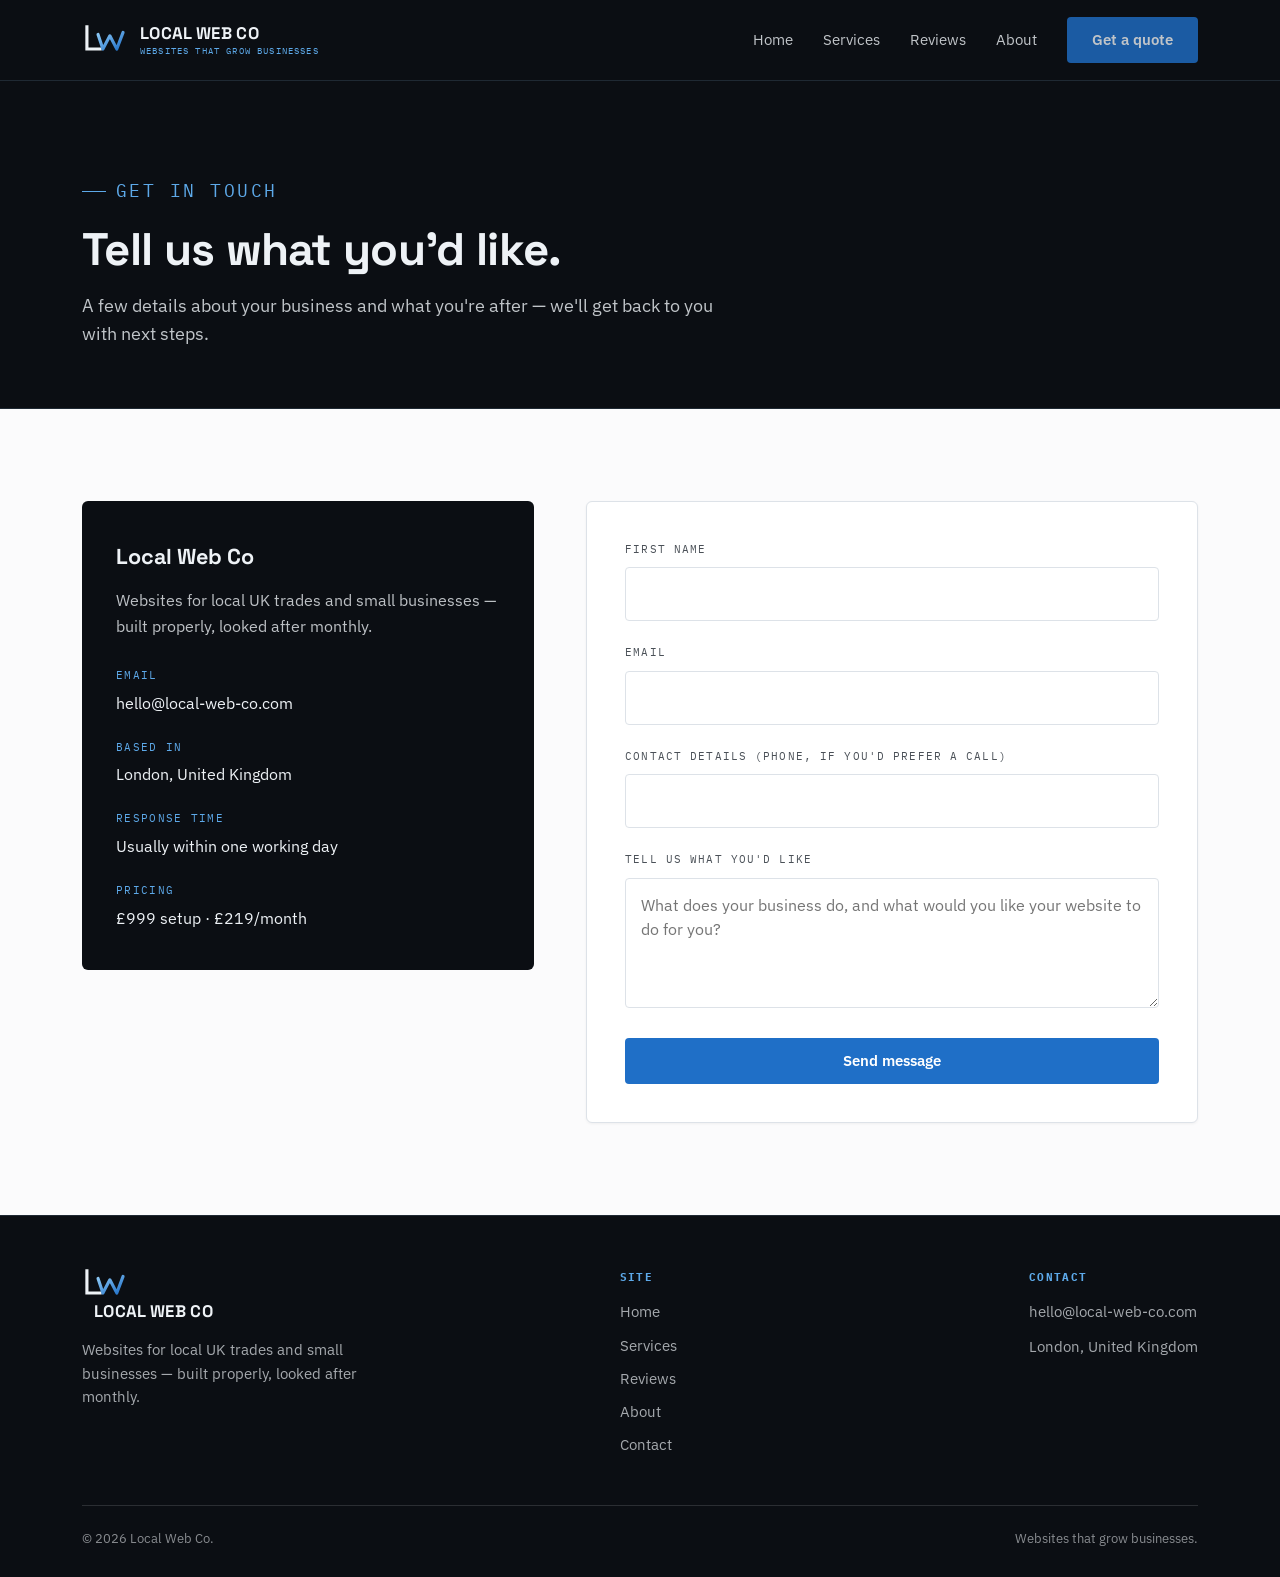
<file: contact.html>
<!DOCTYPE html>
<html lang="en-GB">
<head>
<meta charset="UTF-8">
<meta name="viewport" content="width=device-width, initial-scale=1.0">
<title>Contact - Local Web Co</title>
<meta name="description" content="Tell us about your business and what you'd like your website to do. We'll get back to you with next steps, usually within one working day.">
<link rel="canonical" href="https://local-web-co-site.red-truth-5176.workers.dev/contact.html">
<link rel="stylesheet" href="styles.css">
</head>
<body>

<header class="site-header">
  <div class="wrap">
    <a href="index.html" class="logo" aria-label="Local Web Co home">
      <svg class="logo-mark" viewBox="0 0 132 92" xmlns="http://www.w3.org/2000/svg" aria-hidden="true"><defs><linearGradient id="lwg" x1="0" y1="0" x2="1" y2="1"><stop offset="0%" stop-color="#8FCBF7"/><stop offset="100%" stop-color="#1F6FC7"/></linearGradient></defs><path d="M14 8 L14 72 L52 72" fill="none" stroke="#EEF2F6" stroke-width="9" stroke-linecap="square"/><path d="M46 30 L60 72 L80 34 L100 72 L118 24" fill="none" stroke="url(#lwg)" stroke-width="9" stroke-linecap="round" stroke-linejoin="round"/></svg>
      <span class="logo-text">LOCAL WEB CO<small>WEBSITES THAT GROW BUSINESSES</small></span>
    </a>
    <nav class="main-nav" id="main-nav">
      <a href="index.html">Home</a>
      <a href="services.html">Services</a>
      <a href="reviews.html">Reviews</a>
      <a href="about.html">About</a>
      <a href="contact.html" class="btn btn-primary">Get a quote</a>
    </nav>
    <button class="nav-toggle" aria-label="Toggle menu" aria-expanded="false">&#9776;</button>
  </div>
</header>

<section class="page-hero">
  <div class="wrap">
    <p class="eyebrow on-dark">Get in touch</p>
    <h1>Tell us what you'd like.</h1>
    <p>A few details about your business and what you're after &mdash; we'll get back to you with next steps.</p>
  </div>
</section>

<section>
  <div class="wrap">
    <div class="contact-layout">
      <div class="contact-info-card">
        <h3>Local Web Co</h3>
        <p>Websites for local UK trades and small businesses &mdash; built properly, looked after monthly.</p>
        <div class="contact-detail"><span class="k">Email</span><span class="v"><a href="mailto:hello@local-web-co.com">hello@local-web-co.com</a></span></div>
        <div class="contact-detail"><span class="k">Based in</span><span class="v">London, United Kingdom</span></div>
        <div class="contact-detail"><span class="k">Response time</span><span class="v">Usually within one working day</span></div>
        <div class="contact-detail" style="margin-bottom:0;"><span class="k">Pricing</span><span class="v">&pound;999 setup &middot; &pound;219/month</span></div>
      </div>
      <div class="form-card">
        <form id="contact-form" novalidate>
          <div class="field">
            <label for="firstName">First name</label>
            <input type="text" id="firstName" name="firstName" required autocomplete="given-name">
          </div>
          <div class="field">
            <label for="email">Email</label>
            <input type="email" id="email" name="email" required autocomplete="email">
          </div>
          <div class="field">
            <label for="contactDetails">Contact details (phone, if you'd prefer a call)</label>
            <input type="tel" id="contactDetails" name="contactDetails" autocomplete="tel">
          </div>
          <div class="field">
            <label for="message">Tell us what you'd like</label>
            <textarea id="message" name="message" required placeholder="What does your business do, and what would you like your website to do for you?"></textarea>
          </div>
          <button type="submit" class="btn btn-primary" style="width:100%;">Send message</button>
          <p id="form-status" class="form-status" role="status" aria-live="polite"></p>
        </form>
      </div>
    </div>
  </div>
</section>

<footer class="site-footer">
  <div class="wrap">
    <div class="footer-grid">
      <div class="footer-col">
        <a href="index.html" class="logo"><svg class="logo-mark" viewBox="0 0 132 92" xmlns="http://www.w3.org/2000/svg" aria-hidden="true"><defs><linearGradient id="lwgf" x1="0" y1="0" x2="1" y2="1"><stop offset="0%" stop-color="#8FCBF7"/><stop offset="100%" stop-color="#1F6FC7"/></linearGradient></defs><path d="M14 8 L14 72 L52 72" fill="none" stroke="#EEF2F6" stroke-width="9" stroke-linecap="square"/><path d="M46 30 L60 72 L80 34 L100 72 L118 24" fill="none" stroke="url(#lwgf)" stroke-width="9" stroke-linecap="round" stroke-linejoin="round"/></svg><span class="logo-text">LOCAL WEB CO</span></a>
        <p>Websites for local UK trades and small businesses &mdash; built properly, looked after monthly.</p>
      </div>
      <div class="footer-col">
        <h5>Site</h5>
        <a href="index.html">Home</a><a href="services.html">Services</a><a href="reviews.html">Reviews</a><a href="about.html">About</a><a href="contact.html">Contact</a>
      </div>
      <div class="footer-col">
        <h5>Contact</h5>
        <a href="mailto:hello@local-web-co.com">hello@local-web-co.com</a>
        <p style="margin-top:10px;">London, United Kingdom</p>
      </div>
    </div>
    <div class="footer-bottom">
      <span>&copy; 2026 Local Web Co.</span>
      <span>Websites that grow businesses.</span>
    </div>
  </div>
</footer>

<script src="script.js"></script>
</body>
</html>
</file>
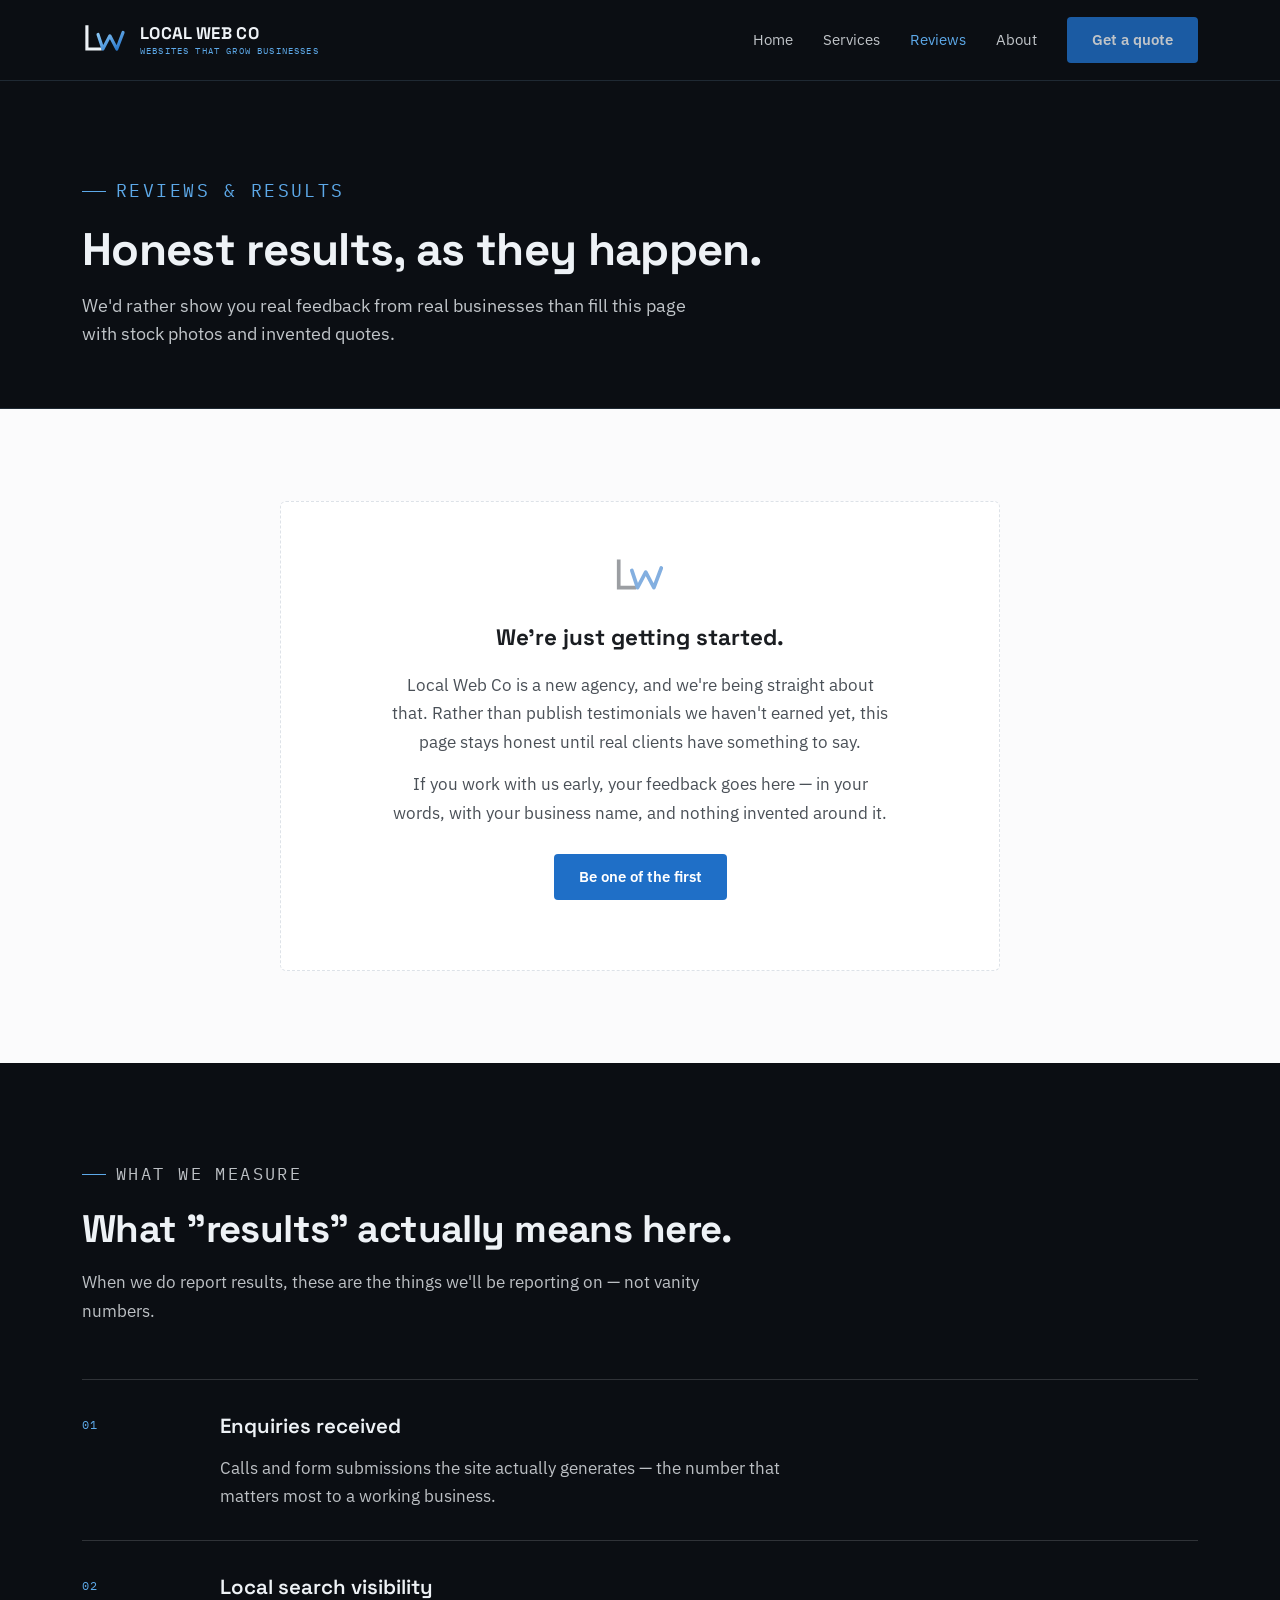
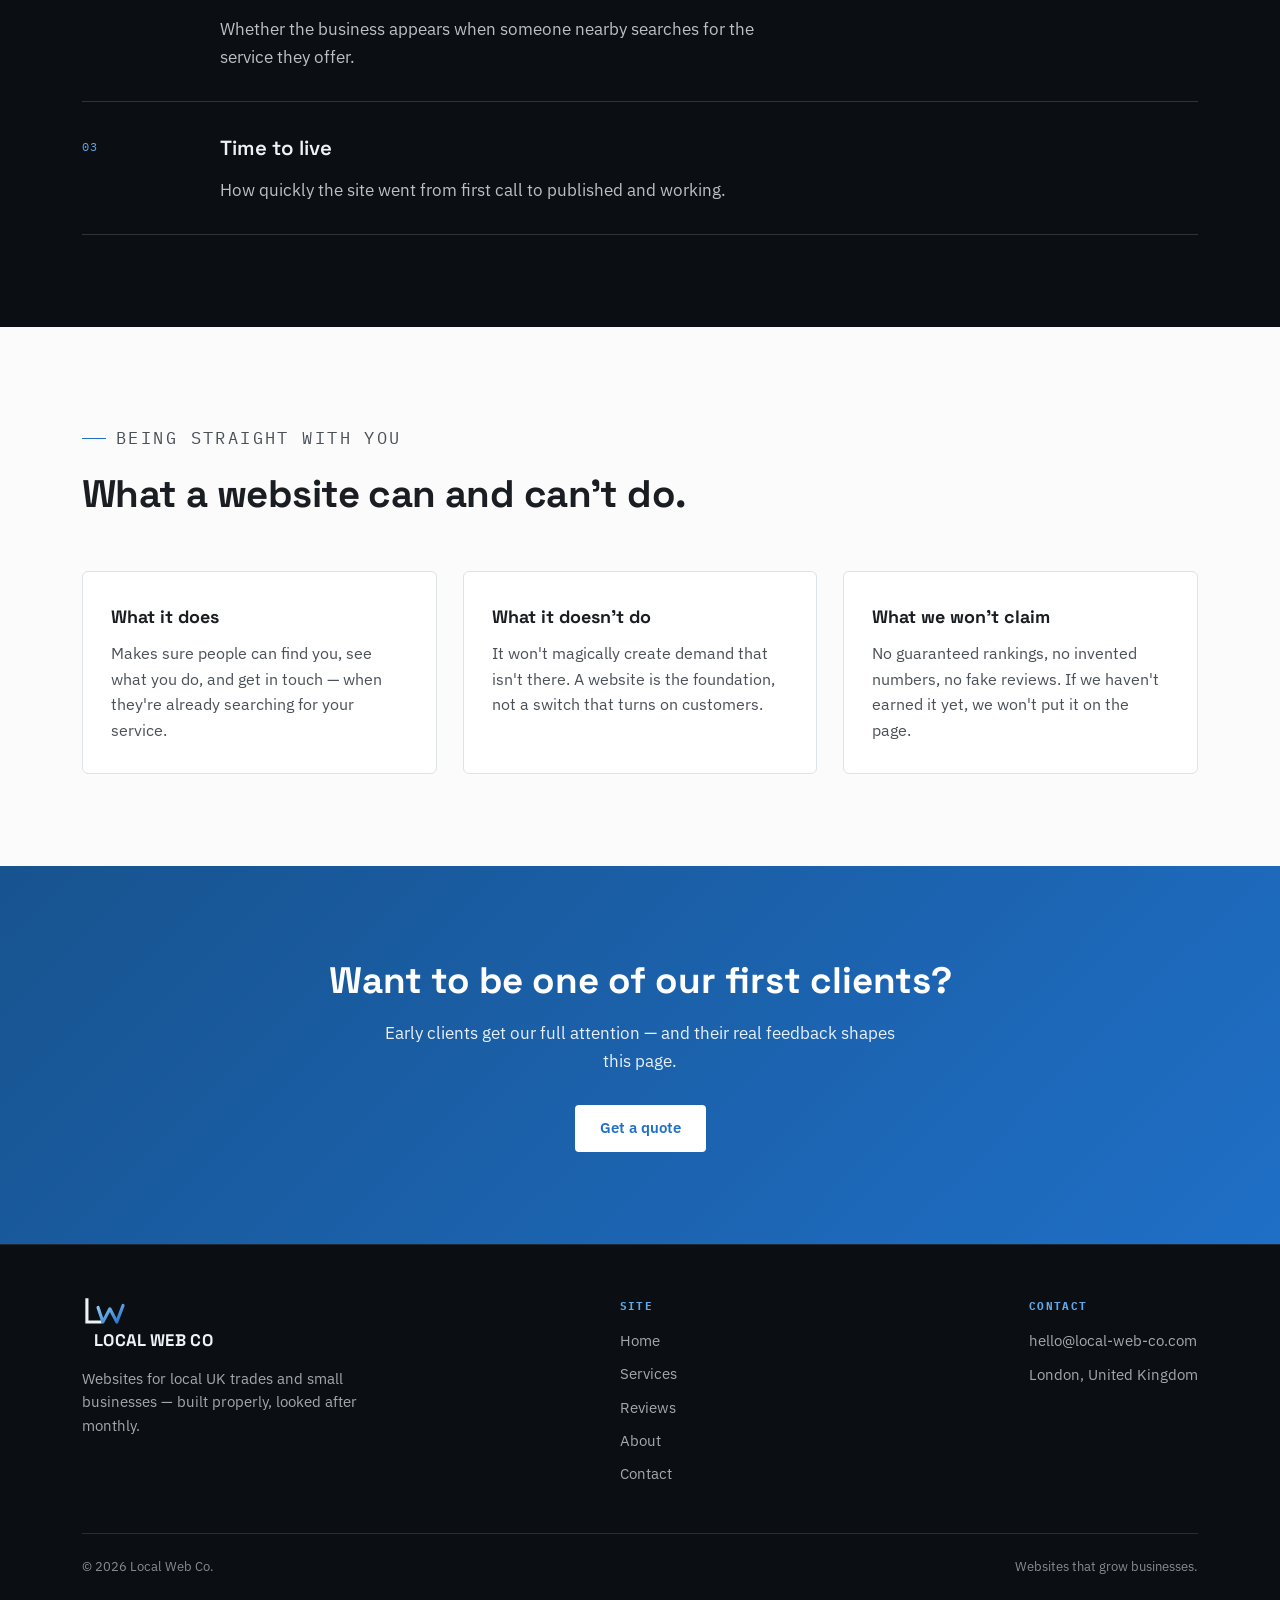
<file: reviews.html>
<!DOCTYPE html>
<html lang="en-GB">
<head>
<meta charset="UTF-8">
<meta name="viewport" content="width=device-width, initial-scale=1.0">
<title>Reviews &amp; Results - Local Web Co</title>
<meta name="description" content="Honest reviews and results from Local Web Co. We publish real client feedback only - no stock photos, no invented testimonials.">
<link rel="canonical" href="https://local-web-co-site.red-truth-5176.workers.dev/reviews.html">
<link rel="stylesheet" href="styles.css">
</head>
<body>

<header class="site-header">
  <div class="wrap">
    <a href="index.html" class="logo" aria-label="Local Web Co home">
      <svg class="logo-mark" viewBox="0 0 132 92" xmlns="http://www.w3.org/2000/svg" aria-hidden="true"><defs><linearGradient id="lwg" x1="0" y1="0" x2="1" y2="1"><stop offset="0%" stop-color="#8FCBF7"/><stop offset="100%" stop-color="#1F6FC7"/></linearGradient></defs><path d="M14 8 L14 72 L52 72" fill="none" stroke="#EEF2F6" stroke-width="9" stroke-linecap="square"/><path d="M46 30 L60 72 L80 34 L100 72 L118 24" fill="none" stroke="url(#lwg)" stroke-width="9" stroke-linecap="round" stroke-linejoin="round"/></svg>
      <span class="logo-text">LOCAL WEB CO<small>WEBSITES THAT GROW BUSINESSES</small></span>
    </a>
    <nav class="main-nav" id="main-nav">
      <a href="index.html">Home</a>
      <a href="services.html">Services</a>
      <a href="reviews.html" aria-current="page">Reviews</a>
      <a href="about.html">About</a>
      <a href="contact.html" class="btn btn-primary">Get a quote</a>
    </nav>
    <button class="nav-toggle" aria-label="Toggle menu" aria-expanded="false">&#9776;</button>
  </div>
</header>

<section class="page-hero">
  <div class="wrap">
    <p class="eyebrow on-dark">Reviews &amp; results</p>
    <h1>Honest results, as they happen.</h1>
    <p>We'd rather show you real feedback from real businesses than fill this page with stock photos and invented quotes.</p>
  </div>
</section>

<section>
  <div class="wrap">
    <div class="reviews-empty">
      <svg class="mark" viewBox="0 0 132 92" xmlns="http://www.w3.org/2000/svg" aria-hidden="true"><path d="M14 8 L14 72 L52 72" fill="none" stroke="#4A5057" stroke-width="9" stroke-linecap="square"/><path d="M46 30 L60 72 L80 34 L100 72 L118 24" fill="none" stroke="#1F6FC7" stroke-width="9" stroke-linecap="round" stroke-linejoin="round"/></svg>
      <h3>We're just getting started.</h3>
      <p>Local Web Co is a new agency, and we're being straight about that. Rather than publish testimonials we haven't earned yet, this page stays honest until real clients have something to say.</p>
      <p>If you work with us early, your feedback goes here &mdash; in your words, with your business name, and nothing invented around it.</p>
      <p style="margin-top:26px;"><a href="contact.html" class="btn btn-primary">Be one of the first</a></p>
    </div>
  </div>
</section>

<section class="section-alt">
  <div class="wrap">
    <div class="section-head">
      <p class="eyebrow on-dark">What we measure</p>
      <h2>What "results" actually means here.</h2>
      <p>When we do report results, these are the things we'll be reporting on &mdash; not vanity numbers.</p>
    </div>
    <div class="process-list">
      <div class="process-item"><span class="rev">01</span><div><h3>Enquiries received</h3><p>Calls and form submissions the site actually generates &mdash; the number that matters most to a working business.</p></div></div>
      <div class="process-item"><span class="rev">02</span><div><h3>Local search visibility</h3><p>Whether the business appears when someone nearby searches for the service they offer.</p></div></div>
      <div class="process-item"><span class="rev">03</span><div><h3>Time to live</h3><p>How quickly the site went from first call to published and working.</p></div></div>
    </div>
  </div>
</section>

<section>
  <div class="wrap">
    <div class="section-head">
      <p class="eyebrow">Being straight with you</p>
      <h2>What a website can and can't do.</h2>
    </div>
    <div class="results-grid">
      <div class="result-card"><h4>What it does</h4><p>Makes sure people can find you, see what you do, and get in touch &mdash; when they're already searching for your service.</p></div>
      <div class="result-card"><h4>What it doesn't do</h4><p>It won't magically create demand that isn't there. A website is the foundation, not a switch that turns on customers.</p></div>
      <div class="result-card"><h4>What we won't claim</h4><p>No guaranteed rankings, no invented numbers, no fake reviews. If we haven't earned it yet, we won't put it on the page.</p></div>
    </div>
  </div>
</section>

<section class="cta-band">
  <div class="wrap">
    <h2>Want to be one of our first clients?</h2>
    <p>Early clients get our full attention &mdash; and their real feedback shapes this page.</p>
    <a href="contact.html" class="btn btn-primary">Get a quote</a>
  </div>
</section>

<footer class="site-footer">
  <div class="wrap">
    <div class="footer-grid">
      <div class="footer-col">
        <a href="index.html" class="logo"><svg class="logo-mark" viewBox="0 0 132 92" xmlns="http://www.w3.org/2000/svg" aria-hidden="true"><defs><linearGradient id="lwgf" x1="0" y1="0" x2="1" y2="1"><stop offset="0%" stop-color="#8FCBF7"/><stop offset="100%" stop-color="#1F6FC7"/></linearGradient></defs><path d="M14 8 L14 72 L52 72" fill="none" stroke="#EEF2F6" stroke-width="9" stroke-linecap="square"/><path d="M46 30 L60 72 L80 34 L100 72 L118 24" fill="none" stroke="url(#lwgf)" stroke-width="9" stroke-linecap="round" stroke-linejoin="round"/></svg><span class="logo-text">LOCAL WEB CO</span></a>
        <p>Websites for local UK trades and small businesses &mdash; built properly, looked after monthly.</p>
      </div>
      <div class="footer-col">
        <h5>Site</h5>
        <a href="index.html">Home</a><a href="services.html">Services</a><a href="reviews.html">Reviews</a><a href="about.html">About</a><a href="contact.html">Contact</a>
      </div>
      <div class="footer-col">
        <h5>Contact</h5>
        <a href="mailto:hello@local-web-co.com">hello@local-web-co.com</a>
        <p style="margin-top:10px;">London, United Kingdom</p>
      </div>
    </div>
    <div class="footer-bottom">
      <span>&copy; 2026 Local Web Co.</span>
      <span>Websites that grow businesses.</span>
    </div>
  </div>
</footer>

<script src="script.js"></script>
</body>
</html>
</file>
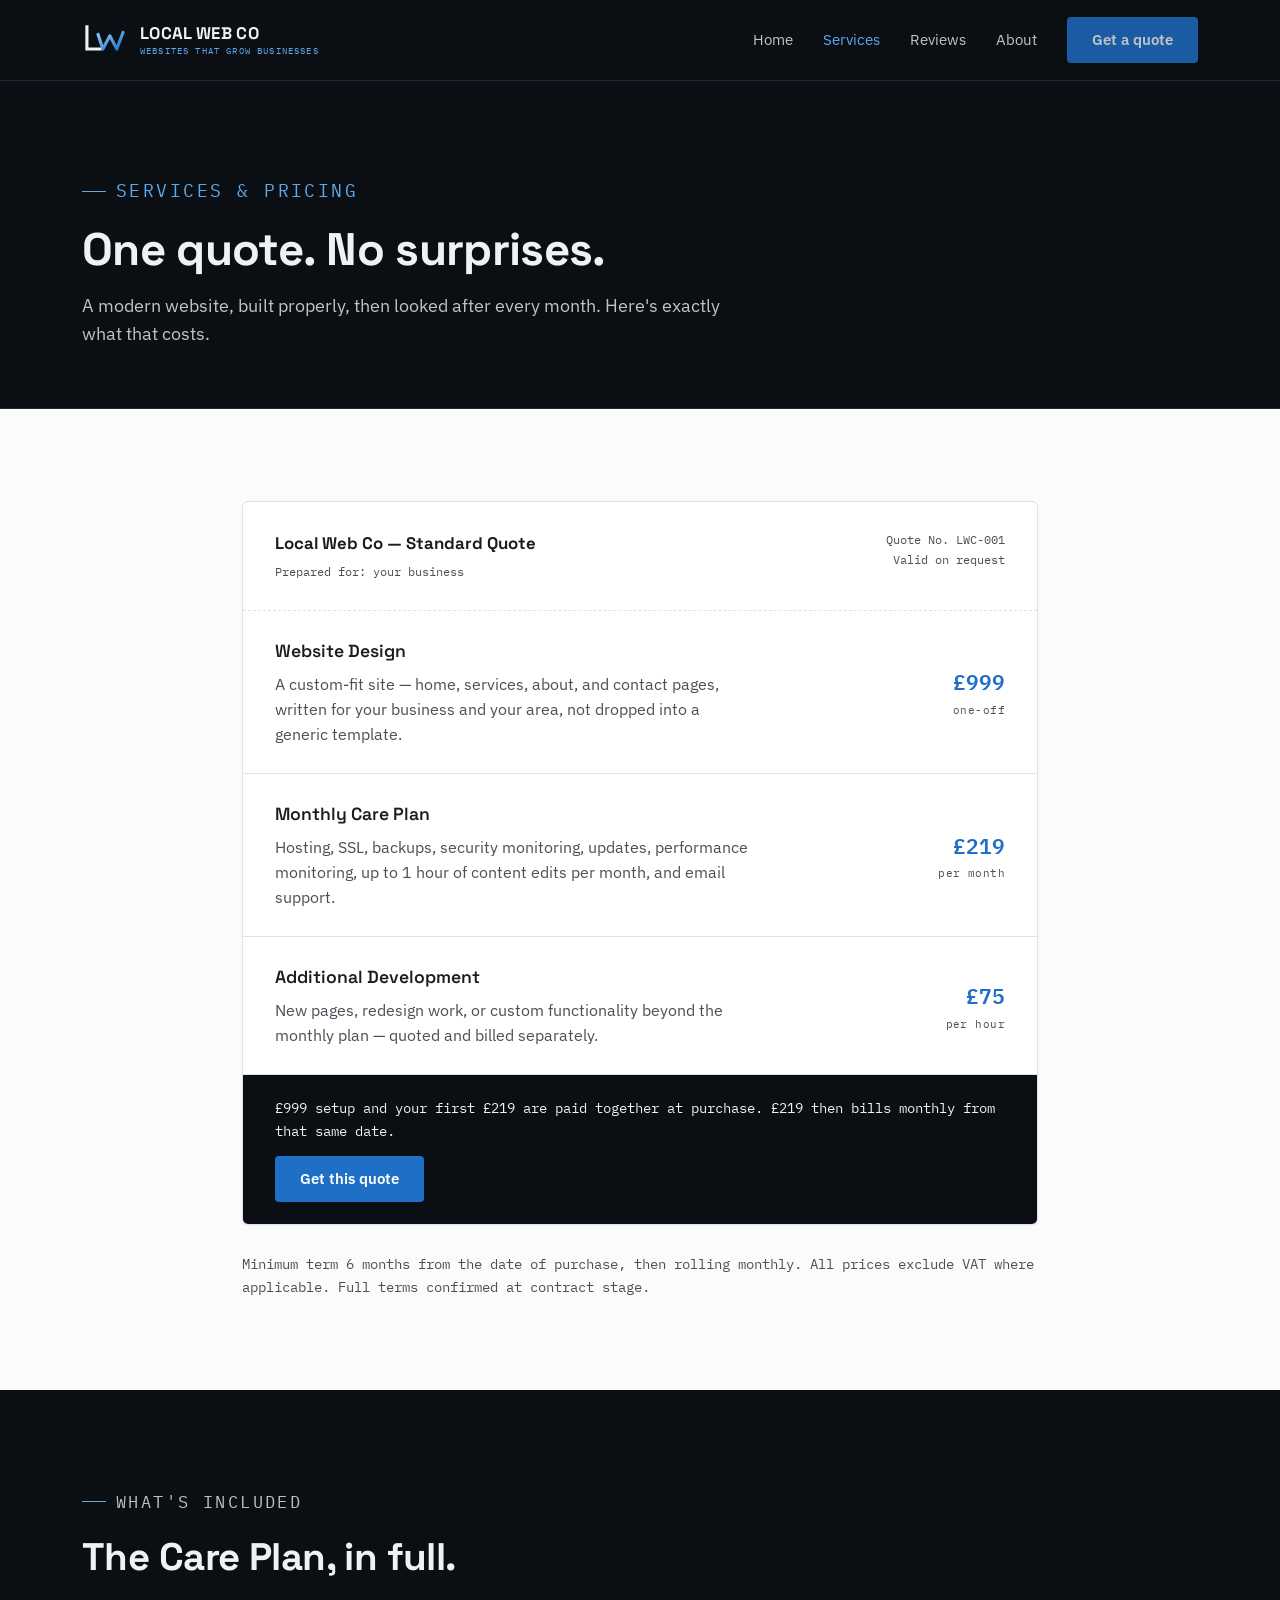
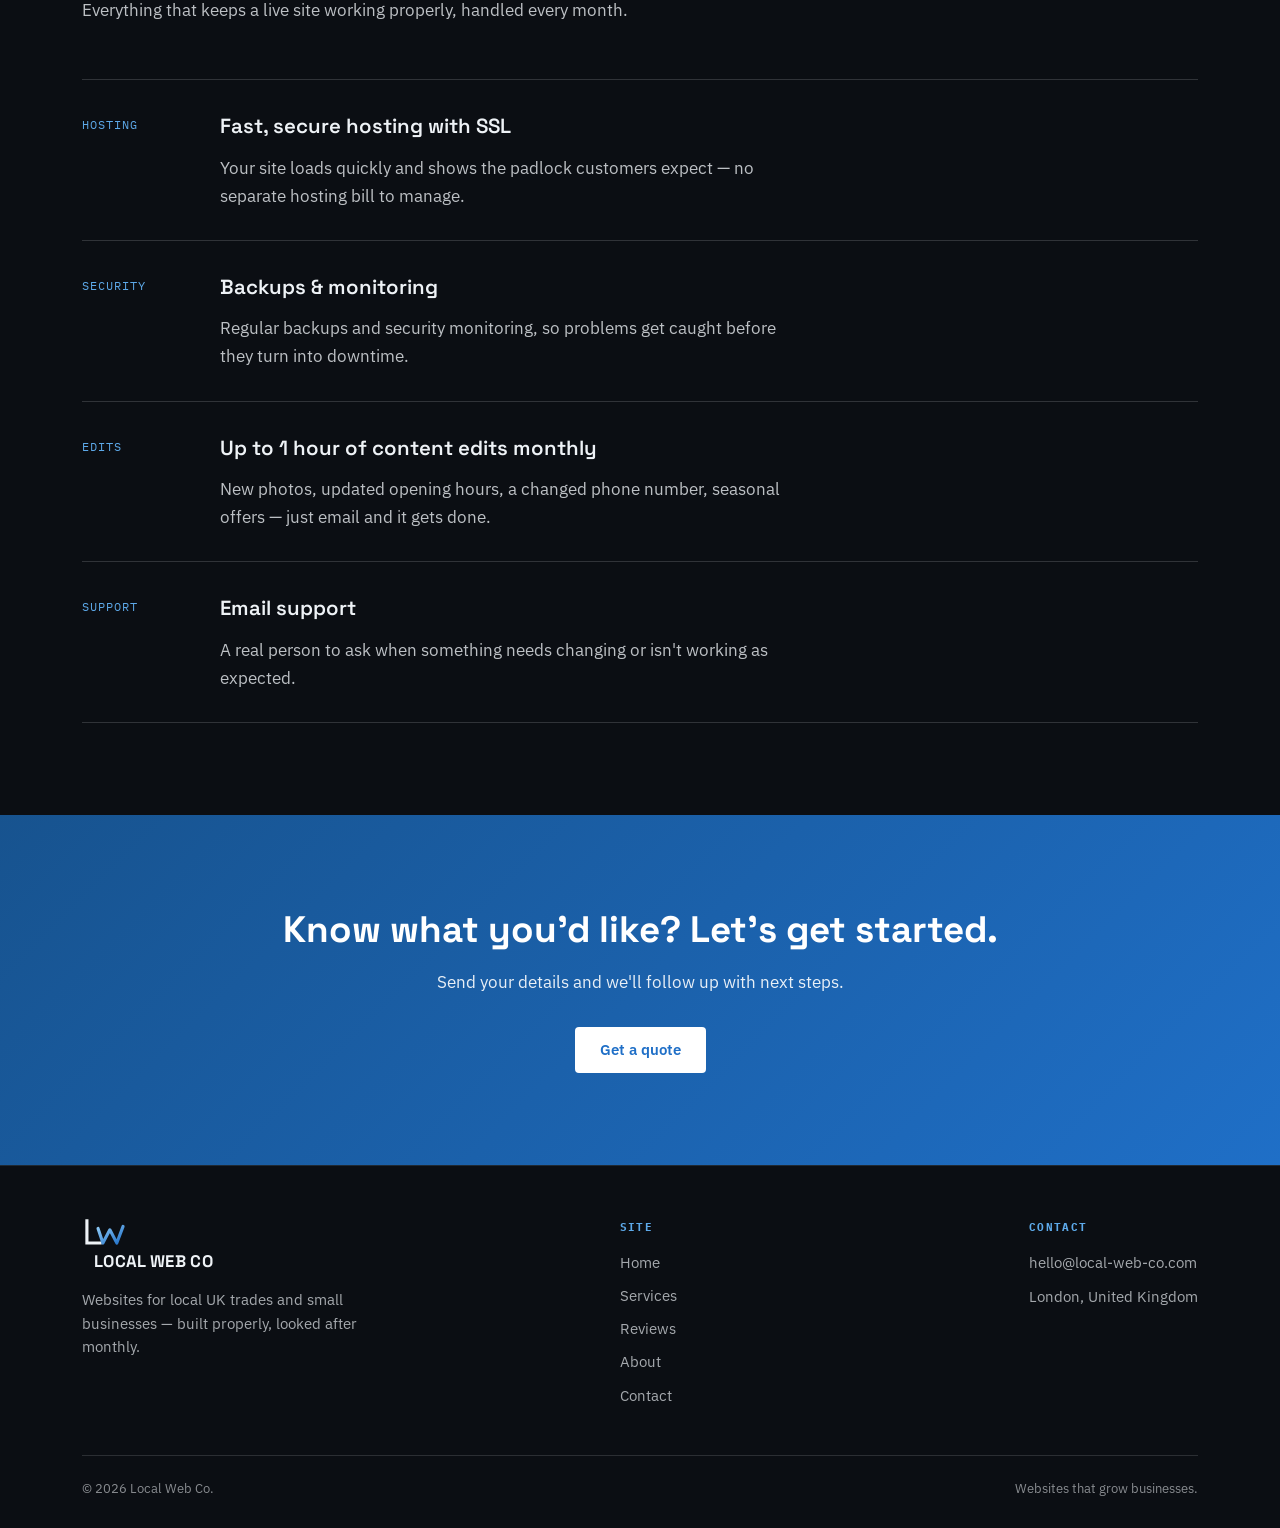
<file: services.html>
<!DOCTYPE html>
<html lang="en-GB">
<head>
<meta charset="UTF-8">
<meta name="viewport" content="width=device-width, initial-scale=1.0">
<title>Services &amp; Pricing - Local Web Co</title>
<meta name="description" content="Website Design GBP 999 one-off. Monthly Care Plan GBP 219/month - hosting, SSL, backups, security monitoring, updates, and content edits. Additional development GBP 75/hour.">
<link rel="canonical" href="https://local-web-co-site.red-truth-5176.workers.dev/services.html">
<link rel="stylesheet" href="styles.css">
</head>
<body>

<header class="site-header">
  <div class="wrap">
    <a href="index.html" class="logo" aria-label="Local Web Co home">
      <svg class="logo-mark" viewBox="0 0 132 92" xmlns="http://www.w3.org/2000/svg" aria-hidden="true"><defs><linearGradient id="lwg" x1="0" y1="0" x2="1" y2="1"><stop offset="0%" stop-color="#8FCBF7"/><stop offset="100%" stop-color="#1F6FC7"/></linearGradient></defs><path d="M14 8 L14 72 L52 72" fill="none" stroke="#EEF2F6" stroke-width="9" stroke-linecap="square"/><path d="M46 30 L60 72 L80 34 L100 72 L118 24" fill="none" stroke="url(#lwg)" stroke-width="9" stroke-linecap="round" stroke-linejoin="round"/></svg>
      <span class="logo-text">LOCAL WEB CO<small>WEBSITES THAT GROW BUSINESSES</small></span>
    </a>
    <nav class="main-nav" id="main-nav">
      <a href="index.html">Home</a>
      <a href="services.html" aria-current="page">Services</a>
      <a href="reviews.html">Reviews</a>
      <a href="about.html">About</a>
      <a href="contact.html" class="btn btn-primary">Get a quote</a>
    </nav>
    <button class="nav-toggle" aria-label="Toggle menu" aria-expanded="false">&#9776;</button>
  </div>
</header>

<section class="page-hero">
  <div class="wrap">
    <p class="eyebrow on-dark">Services &amp; pricing</p>
    <h1>One quote. No surprises.</h1>
    <p>A modern website, built properly, then looked after every month. Here's exactly what that costs.</p>
  </div>
</section>

<section>
  <div class="wrap" style="max-width:860px;">
    <div class="quote-doc">
      <div class="quote-doc-head">
        <div><strong>Local Web Co &mdash; Standard Quote</strong>Prepared for: your business</div>
        <div style="text-align:right;">Quote No. LWC-001<br>Valid on request</div>
      </div>
      <div class="quote-line">
        <div class="item"><h4>Website Design</h4><p>A custom-fit site &mdash; home, services, about, and contact pages, written for your business and your area, not dropped into a generic template.</p></div>
        <div class="price">&pound;999<small>one-off</small></div>
      </div>
      <div class="quote-line">
        <div class="item"><h4>Monthly Care Plan</h4><p>Hosting, SSL, backups, security monitoring, updates, performance monitoring, up to 1 hour of content edits per month, and email support.</p></div>
        <div class="price">&pound;219<small>per month</small></div>
      </div>
      <div class="quote-line">
        <div class="item"><h4>Additional Development</h4><p>New pages, redesign work, or custom functionality beyond the monthly plan &mdash; quoted and billed separately.</p></div>
        <div class="price">&pound;75<small>per hour</small></div>
      </div>
      <div class="quote-doc-foot">
        <span>&pound;999 setup and your first &pound;219 are paid together at purchase. &pound;219 then bills monthly from that same date.</span>
        <a href="contact.html" class="btn btn-primary">Get this quote</a>
      </div>
    </div>
    <p class="pricing-note">Minimum term 6 months from the date of purchase, then rolling monthly. All prices exclude VAT where applicable. Full terms confirmed at contract stage.</p>
  </div>
</section>

<section class="section-alt">
  <div class="wrap">
    <div class="section-head">
      <p class="eyebrow on-dark">What's included</p>
      <h2>The Care Plan, in full.</h2>
      <p>Everything that keeps a live site working properly, handled every month.</p>
    </div>
    <div class="process-list">
      <div class="process-item"><span class="rev">HOSTING</span><div><h3>Fast, secure hosting with SSL</h3><p>Your site loads quickly and shows the padlock customers expect &mdash; no separate hosting bill to manage.</p></div></div>
      <div class="process-item"><span class="rev">SECURITY</span><div><h3>Backups &amp; monitoring</h3><p>Regular backups and security monitoring, so problems get caught before they turn into downtime.</p></div></div>
      <div class="process-item"><span class="rev">EDITS</span><div><h3>Up to 1 hour of content edits monthly</h3><p>New photos, updated opening hours, a changed phone number, seasonal offers &mdash; just email and it gets done.</p></div></div>
      <div class="process-item"><span class="rev">SUPPORT</span><div><h3>Email support</h3><p>A real person to ask when something needs changing or isn't working as expected.</p></div></div>
    </div>
  </div>
</section>

<section class="cta-band">
  <div class="wrap">
    <h2>Know what you'd like? Let's get started.</h2>
    <p>Send your details and we'll follow up with next steps.</p>
    <a href="contact.html" class="btn btn-primary">Get a quote</a>
  </div>
</section>

<footer class="site-footer">
  <div class="wrap">
    <div class="footer-grid">
      <div class="footer-col">
        <a href="index.html" class="logo"><svg class="logo-mark" viewBox="0 0 132 92" xmlns="http://www.w3.org/2000/svg" aria-hidden="true"><defs><linearGradient id="lwgf" x1="0" y1="0" x2="1" y2="1"><stop offset="0%" stop-color="#8FCBF7"/><stop offset="100%" stop-color="#1F6FC7"/></linearGradient></defs><path d="M14 8 L14 72 L52 72" fill="none" stroke="#EEF2F6" stroke-width="9" stroke-linecap="square"/><path d="M46 30 L60 72 L80 34 L100 72 L118 24" fill="none" stroke="url(#lwgf)" stroke-width="9" stroke-linecap="round" stroke-linejoin="round"/></svg><span class="logo-text">LOCAL WEB CO</span></a>
        <p>Websites for local UK trades and small businesses &mdash; built properly, looked after monthly.</p>
      </div>
      <div class="footer-col">
        <h5>Site</h5>
        <a href="index.html">Home</a><a href="services.html">Services</a><a href="reviews.html">Reviews</a><a href="about.html">About</a><a href="contact.html">Contact</a>
      </div>
      <div class="footer-col">
        <h5>Contact</h5>
        <a href="mailto:hello@local-web-co.com">hello@local-web-co.com</a>
        <p style="margin-top:10px;">London, United Kingdom</p>
      </div>
    </div>
    <div class="footer-bottom">
      <span>&copy; 2026 Local Web Co.</span>
      <span>Websites that grow businesses.</span>
    </div>
  </div>
</footer>

<script src="script.js"></script>
</body>
</html>
</file>
<file: styles.css>
/* ===== Local Web Co - Design System ===== */

@import url('https://fonts.googleapis.com/css2?family=Space+Grotesk:wght@400;500;600;700&family=IBM+Plex+Sans:wght@400;500;600;700&family=IBM+Plex+Mono:wght@400;500;600&display=swap');

:root {
  --ink: #0B0E13;
  --ink-soft: #141A22;
  --blue: #1F6FC7;
  --blue-bright: #5DA9E9;
  --paper: #FBFBFC;
  --chalk: #EEF2F6;
  --slate: #1A1D21;
  --slate-soft: #4A5057;
  --line: #DDE2E8;
  --line-dark: #1F2933;
  --display: 'Space Grotesk', sans-serif;
  --body: 'IBM Plex Sans', sans-serif;
  --mono: 'IBM Plex Mono', monospace;
  --max: 1180px;
}

* { box-sizing: border-box; margin: 0; padding: 0; }
html { scroll-behavior: smooth; }
body { font-family: var(--body); color: var(--slate); background: var(--paper); font-size: 17px; line-height: 1.65; -webkit-font-smoothing: antialiased; }
img, svg { display: block; max-width: 100%; }
a { color: inherit; text-decoration: none; }
.wrap { max-width: var(--max); margin: 0 auto; padding: 0 32px; }
@media (max-width: 720px) { .wrap { padding: 0 20px; } }
a:focus-visible, button:focus-visible, input:focus-visible, textarea:focus-visible { outline: 2px solid var(--blue-bright); outline-offset: 3px; }
@media (prefers-reduced-motion: reduce) { html { scroll-behavior: auto; } * { animation-duration: 0.01ms !important; transition-duration: 0.01ms !important; } }

.site-header { position: sticky; top: 0; z-index: 50; background: var(--ink); border-bottom: 1px solid var(--line-dark); }
.site-header .wrap { display: flex; align-items: center; justify-content: space-between; height: 80px; }
.logo { display: flex; align-items: center; }
.logo-mark { width: 46px; height: 32px; flex-shrink: 0; }
.logo-text { margin-left: 12px; font-family: var(--display); font-weight: 700; font-size: 1.05rem; letter-spacing: 0.02em; color: var(--chalk); line-height: 1.1; }
.logo-text small { display: block; font-family: var(--mono); font-size: 0.56rem; font-weight: 400; letter-spacing: 0.13em; color: var(--blue-bright); margin-top: 3px; }
.main-nav { display: flex; align-items: center; }
.main-nav a { font-size: 0.94rem; color: var(--chalk); opacity: 0.8; transition: opacity 0.15s ease, color 0.15s ease; margin-left: 30px; }
.main-nav a:first-child { margin-left: 0; }
.main-nav a:hover { opacity: 1; }
.main-nav a[aria-current="page"]:not(.btn) { color: var(--blue-bright); opacity: 1; }
.btn { display: inline-flex; align-items: center; justify-content: center; font-family: var(--body); font-weight: 600; font-size: 0.94rem; padding: 13px 24px; border-radius: 4px; border: 1px solid transparent; cursor: pointer; transition: all 0.15s ease; line-height: 1.2; }
.btn-primary { background: var(--blue); color: #fff; }
.btn-primary:hover { background: #2A82E0; }
.btn-ghost { background: transparent; border-color: rgba(238,242,246,0.32); color: var(--chalk); }
.btn-ghost:hover { border-color: var(--blue-bright); color: var(--blue-bright); }
.nav-toggle { display: none; background: none; border: none; color: var(--chalk); font-size: 1.6rem; cursor: pointer; line-height: 1; }
@media (max-width: 940px) {
  .main-nav { position: fixed; top: 80px; left: 0; right: 0; bottom: 0; background: var(--ink); flex-direction: column; justify-content: flex-start; padding: 40px 32px; transform: translateX(100%); transition: transform 0.25s ease; }
  .main-nav a { font-size: 1.15rem; margin: 0 0 26px 0; }
  .main-nav.open { transform: translateX(0); }
  .nav-toggle { display: block; }
}

.eyebrow { font-family: var(--mono); font-size: 0.72rem; letter-spacing: 0.14em; text-transform: uppercase; color: var(--blue); display: inline-flex; align-items: center; margin-bottom: 18px; line-height: 1; }
.eyebrow::before { content: ''; width: 24px; height: 1px; background: var(--blue); margin-right: 10px; }
.eyebrow.on-dark { color: var(--blue-bright); }
.eyebrow.on-dark::before { background: var(--blue-bright); }

.hero { background: var(--ink); color: var(--chalk); border-bottom: 1px solid var(--line-dark); }
.hero .wrap { padding-top: 96px; padding-bottom: 88px; display: grid; grid-template-columns: 1.15fr 0.85fr; gap: 64px; align-items: center; }
.hero h1 { font-family: var(--display); font-size: clamp(2.4rem, 4.6vw, 3.5rem); font-weight: 700; line-height: 1.1; letter-spacing: -0.015em; margin-bottom: 24px; }
.hero h1 em { font-style: normal; color: var(--blue-bright); }
.hero p.lead { font-size: 1.15rem; line-height: 1.6; color: rgba(238,242,246,0.84); max-width: 46ch; margin-bottom: 34px; }
.hero-cta { display: flex; gap: 14px; flex-wrap: wrap; }
.blueprint-box { position: relative; aspect-ratio: 1 / 1; border: 1px solid rgba(93,169,233,0.32); border-radius: 6px; background: linear-gradient(rgba(93,169,233,0.07) 1px, transparent 1px) 0 0/28px 28px, linear-gradient(90deg, rgba(93,169,233,0.07) 1px, transparent 1px) 0 0/28px 28px, var(--ink-soft); display: flex; align-items: center; justify-content: center; padding: 32px; }
.blueprint-box svg { width: 100%; height: 100%; }
.blueprint-box .stroke { fill: none; stroke: var(--blue-bright); stroke-width: 1.7; stroke-linecap: round; stroke-linejoin: round; stroke-dasharray: 900; stroke-dashoffset: 0; }
.blueprint-box .fill-fade { fill: rgba(93,169,233,0.08); opacity: 1; }
.blueprint-box.animate .stroke { stroke-dashoffset: 900; animation: draw 2.6s ease forwards 0.3s; }
.blueprint-box.animate .fill-fade { opacity: 0; animation: fadein 1s ease forwards 2.2s; }
@keyframes draw { to { stroke-dashoffset: 0; } }
@keyframes fadein { to { opacity: 1; } }
@media (max-width: 880px) { .hero .wrap { grid-template-columns: 1fr; padding-top: 56px; padding-bottom: 56px; gap: 44px; } .blueprint-box { max-width: 340px; margin: 0 auto; } }

section { padding: 92px 0; }
.section-head { max-width: 660px; margin-bottom: 54px; }
.section-head h2 { font-family: var(--display); font-size: clamp(1.85rem, 3vw, 2.4rem); font-weight: 700; letter-spacing: -0.015em; line-height: 1.2; margin-bottom: 16px; }
.section-head p { color: var(--slate-soft); font-size: 1.08rem; line-height: 1.65; }
.section-alt { background: var(--ink); color: var(--chalk); }
.section-alt .section-head h2 { color: var(--chalk); }
.section-alt .section-head p { color: rgba(238,242,246,0.78); }

.trades-strip { border-top: 1px solid var(--line); border-bottom: 1px solid var(--line); padding: 24px 0; background: #fff; }
.trades-strip .wrap { display: flex; flex-wrap: wrap; justify-content: center; font-family: var(--mono); font-size: 0.76rem; letter-spacing: 0.09em; color: var(--slate-soft); text-transform: uppercase; }
.trades-strip .wrap span { margin: 5px 18px; }

.grid-3 { display: grid; grid-template-columns: repeat(3, 1fr); gap: 1px; background: var(--line); border: 1px solid var(--line); border-radius: 6px; overflow: hidden; }
.card { background: #fff; padding: 34px 30px; }
.card .num { font-family: var(--mono); font-size: 0.75rem; color: var(--blue); margin-bottom: 16px; display: block; letter-spacing: 0.06em; }
.card h3 { font-family: var(--display); font-size: 1.22rem; font-weight: 600; margin-bottom: 12px; line-height: 1.3; }
.card p { color: var(--slate-soft); font-size: 1rem; line-height: 1.62; }
@media (max-width: 800px) { .grid-3 { grid-template-columns: 1fr; } }

.process-list { display: flex; flex-direction: column; }
.process-item { display: grid; grid-template-columns: 110px 1fr; gap: 28px; padding: 30px 0; border-top: 1px solid rgba(238,242,246,0.16); }
.process-item:last-child { border-bottom: 1px solid rgba(238,242,246,0.16); }
.process-item .rev { font-family: var(--mono); font-size: 0.78rem; color: var(--blue-bright); letter-spacing: 0.08em; padding-top: 4px; }
.process-item h3 { font-family: var(--display); font-size: 1.28rem; font-weight: 600; margin-bottom: 10px; }
.process-item p { color: rgba(238,242,246,0.78); max-width: 58ch; line-height: 1.65; }
@media (max-width: 620px) { .process-item { grid-template-columns: 1fr; gap: 10px; } }

.quote-doc { background: #fff; border: 1px solid var(--line); border-radius: 6px; overflow: hidden; box-shadow: 0 1px 3px rgba(11,14,19,0.05); }
.quote-doc-head { display: flex; justify-content: space-between; align-items: flex-start; gap: 20px; padding: 28px 32px; border-bottom: 1px dashed var(--line); font-family: var(--mono); font-size: 0.78rem; color: var(--slate-soft); line-height: 1.6; }
.quote-doc-head strong { display: block; font-family: var(--display); font-size: 1.05rem; color: var(--slate); margin-bottom: 5px; }
.quote-line { display: grid; grid-template-columns: 1fr auto; gap: 24px; padding: 26px 32px; border-bottom: 1px solid var(--line); align-items: center; }
.quote-line:last-of-type { border-bottom: none; }
.quote-line .item h4 { font-family: var(--display); font-weight: 600; font-size: 1.1rem; margin-bottom: 6px; }
.quote-line .item p { color: var(--slate-soft); font-size: 0.98rem; max-width: 48ch; line-height: 1.6; }
.quote-line .price { font-family: var(--mono); font-size: 1.3rem; font-weight: 600; color: var(--blue); white-space: nowrap; text-align: right; }
.quote-line .price small { display: block; font-size: 0.68rem; color: var(--slate-soft); font-weight: 400; margin-top: 3px; letter-spacing: 0.04em; }
.quote-doc-foot { background: var(--ink); color: var(--chalk); padding: 22px 32px; font-family: var(--mono); font-size: 0.85rem; display: flex; justify-content: space-between; align-items: center; flex-wrap: wrap; gap: 14px; }
@media (max-width: 620px) { .quote-line { grid-template-columns: 1fr; gap: 12px; } .quote-line .price, .quote-line .price small { text-align: left; } }

.cta-band { background: linear-gradient(135deg, #17538F, var(--blue)); color: #fff; text-align: center; }
.cta-band h2 { font-family: var(--display); font-size: clamp(1.75rem, 3vw, 2.3rem); font-weight: 700; margin-bottom: 16px; line-height: 1.25; color: #fff; }
.cta-band p { margin-bottom: 30px; color: rgba(255,255,255,0.9); max-width: 52ch; margin-left: auto; margin-right: auto; font-size: 1.05rem; }
.cta-band .btn-primary { background: #fff; color: var(--blue); }
.cta-band .btn-primary:hover { background: var(--chalk); }

.site-footer { background: var(--ink); color: rgba(238,242,246,0.68); border-top: 1px solid var(--line-dark); padding: 52px 0 28px; font-size: 0.92rem; }
.footer-grid { display: flex; justify-content: space-between; flex-wrap: wrap; gap: 36px; margin-bottom: 38px; }
.footer-col { min-width: 160px; }
.footer-col .logo { margin-bottom: 14px; }
.footer-col h5 { font-family: var(--mono); font-size: 0.7rem; letter-spacing: 0.12em; text-transform: uppercase; color: var(--blue-bright); margin-bottom: 14px; }
.footer-col a { display: block; margin-bottom: 9px; transition: color 0.15s ease; }
.footer-col a:hover { color: var(--blue-bright); }
.footer-col p { max-width: 32ch; line-height: 1.6; }
.footer-bottom { border-top: 1px solid rgba(238,242,246,0.14); padding-top: 22px; display: flex; justify-content: space-between; flex-wrap: wrap; gap: 10px; font-size: 0.82rem; color: rgba(238,242,246,0.55); }

.page-hero { background: var(--ink); color: var(--chalk); padding: 80px 0 60px; border-bottom: 1px solid var(--line-dark); }
.page-hero h1 { font-family: var(--display); font-size: clamp(2rem, 4vw, 2.85rem); font-weight: 700; letter-spacing: -0.015em; line-height: 1.15; }
.page-hero p { color: rgba(238,242,246,0.8); margin-top: 16px; max-width: 58ch; font-size: 1.1rem; line-height: 1.6; }

.about-grid { display: grid; grid-template-columns: 1fr 1fr; gap: 64px; align-items: start; }
@media (max-width: 860px) { .about-grid { grid-template-columns: 1fr; gap: 44px; } }
.about-copy p { margin-bottom: 20px; color: var(--slate-soft); font-size: 1.06rem; line-height: 1.7; }
.about-copy p strong { color: var(--slate); }
.principle-list { display: flex; flex-direction: column; gap: 24px; }
.principle { border-left: 2px solid var(--blue); padding-left: 20px; }
.principle h4 { font-family: var(--display); font-size: 1.08rem; margin-bottom: 6px; }
.principle p { color: var(--slate-soft); font-size: 0.98rem; line-height: 1.6; }

.contact-layout { display: grid; grid-template-columns: 0.85fr 1.15fr; gap: 52px; align-items: start; }
@media (max-width: 920px) { .contact-layout { grid-template-columns: 1fr; gap: 36px; } }
.contact-info-card { background: var(--ink); color: var(--chalk); border-radius: 6px; padding: 38px 34px; }
.contact-info-card h3 { font-family: var(--display); font-size: 1.35rem; margin-bottom: 14px; }
.contact-info-card > p { color: rgba(238,242,246,0.78); margin-bottom: 28px; font-size: 0.98rem; line-height: 1.6; }
.contact-detail { display: flex; flex-direction: column; margin-bottom: 22px; }
.contact-detail span.k { font-family: var(--mono); font-size: 0.68rem; color: var(--blue-bright); text-transform: uppercase; letter-spacing: 0.12em; margin-bottom: 5px; }
.contact-detail span.v { font-size: 1.02rem; }
.form-card { background: #fff; border: 1px solid var(--line); border-radius: 6px; padding: 38px; box-shadow: 0 1px 3px rgba(11,14,19,0.05); }
.field { margin-bottom: 22px; }
.field label { display: block; font-family: var(--mono); font-size: 0.7rem; text-transform: uppercase; letter-spacing: 0.1em; color: var(--slate-soft); margin-bottom: 9px; }
.field input, .field textarea { width: 100%; font-family: var(--body); font-size: 1rem; color: var(--slate); background: #fff; border: 1px solid var(--line); border-radius: 4px; padding: 14px 15px; transition: border-color 0.15s ease, box-shadow 0.15s ease; line-height: 1.5; }
.field input:focus, .field textarea:focus { border-color: var(--blue); box-shadow: 0 0 0 3px rgba(31,111,199,0.12); outline: none; }
.field textarea { resize: vertical; min-height: 130px; }
.form-status { margin-top: 18px; font-size: 0.94rem; font-family: var(--mono); display: none; line-height: 1.5; }
.form-status.show { display: block; }
.form-status.ok { color: #1F7A46; }
.form-status.err { color: #B0342C; }
.pricing-note { margin-top: 28px; font-size: 0.88rem; color: var(--slate-soft); font-family: var(--mono); line-height: 1.6; }

.reviews-empty { border: 1px dashed var(--line); border-radius: 6px; padding: 56px 40px; text-align: center; background: #fff; max-width: 720px; margin: 0 auto; }
.reviews-empty .mark { width: 54px; height: 38px; margin: 0 auto 24px; opacity: 0.55; }
.reviews-empty h3 { font-family: var(--display); font-size: 1.4rem; margin-bottom: 14px; }
.reviews-empty p { color: var(--slate-soft); max-width: 50ch; margin: 0 auto 14px; line-height: 1.68; }
.results-grid { display: grid; grid-template-columns: repeat(3, 1fr); gap: 26px; }
@media (max-width: 820px) { .results-grid { grid-template-columns: 1fr; } }
.result-card { background: #fff; border: 1px solid var(--line); border-radius: 6px; padding: 30px 28px; }
.result-card h4 { font-family: var(--display); font-size: 1.12rem; margin-bottom: 10px; }
.result-card p { color: var(--slate-soft); font-size: 0.98rem; line-height: 1.62; }
</file>
